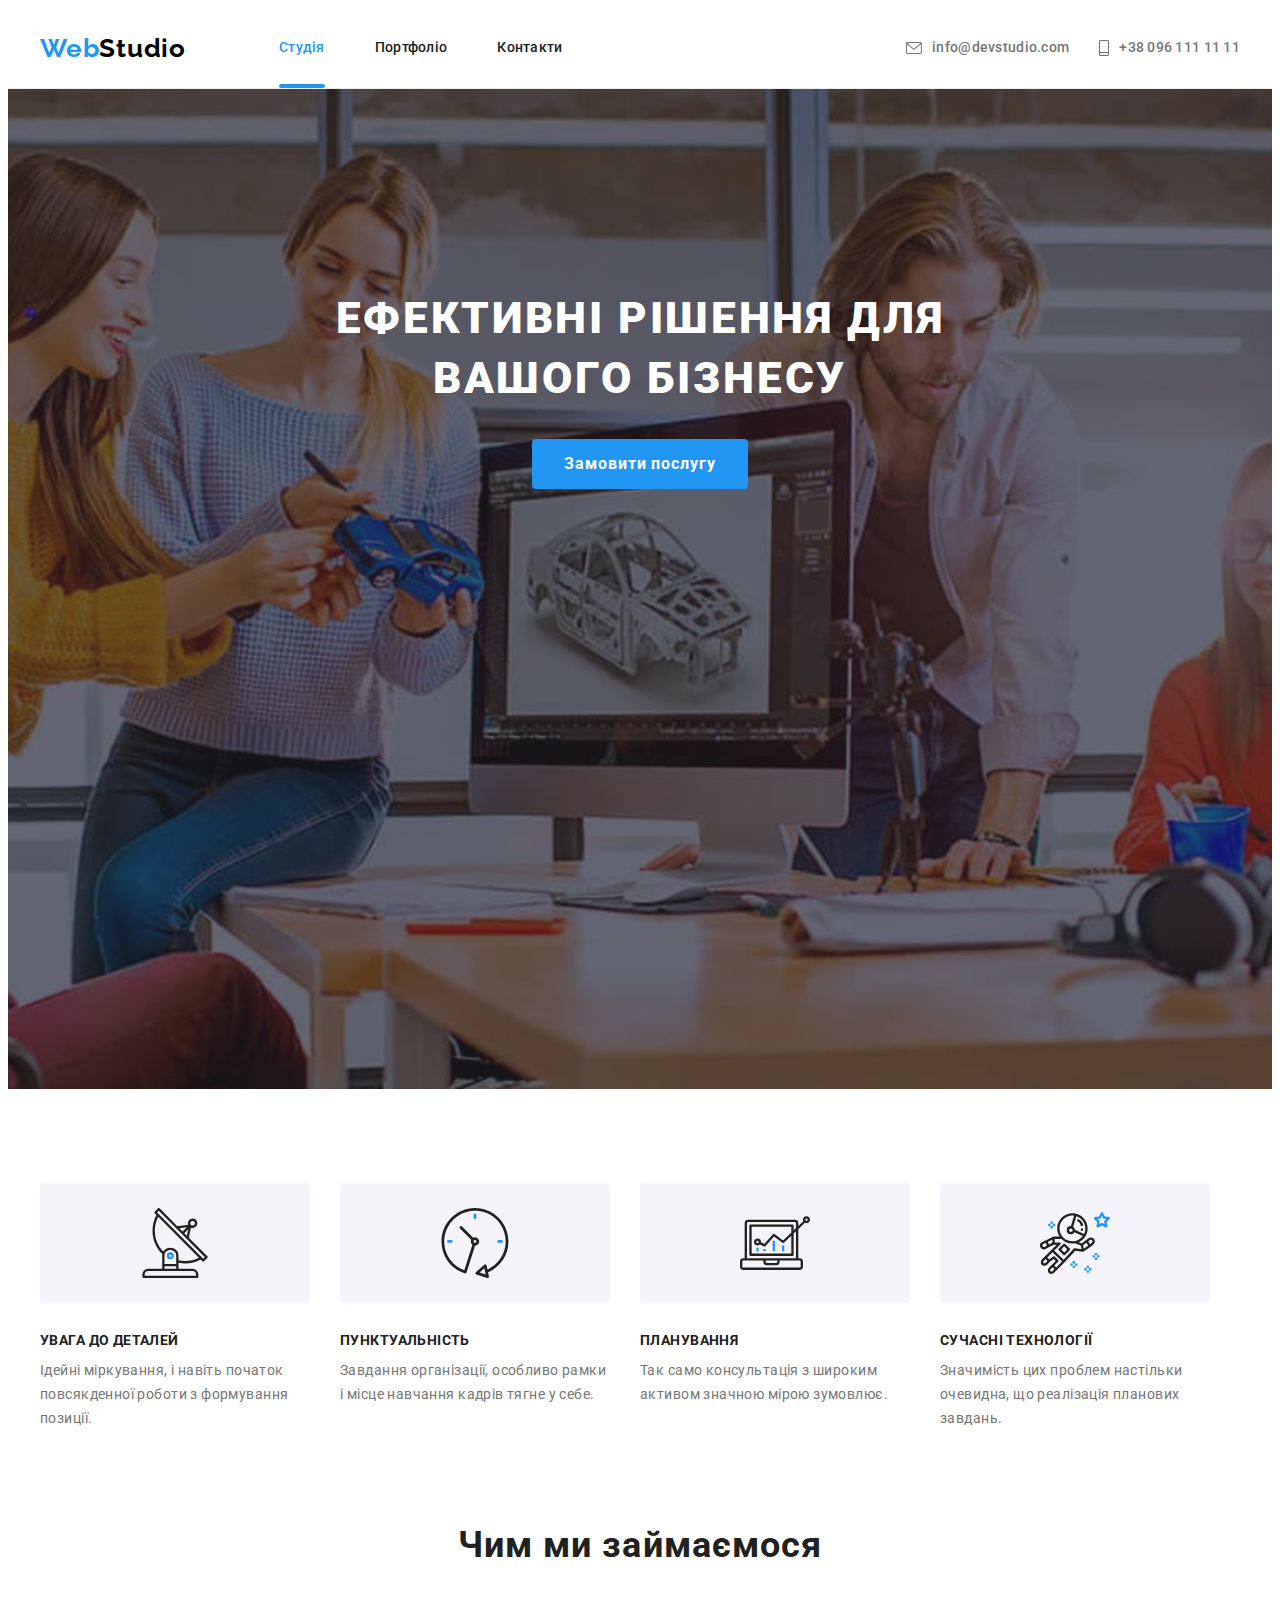
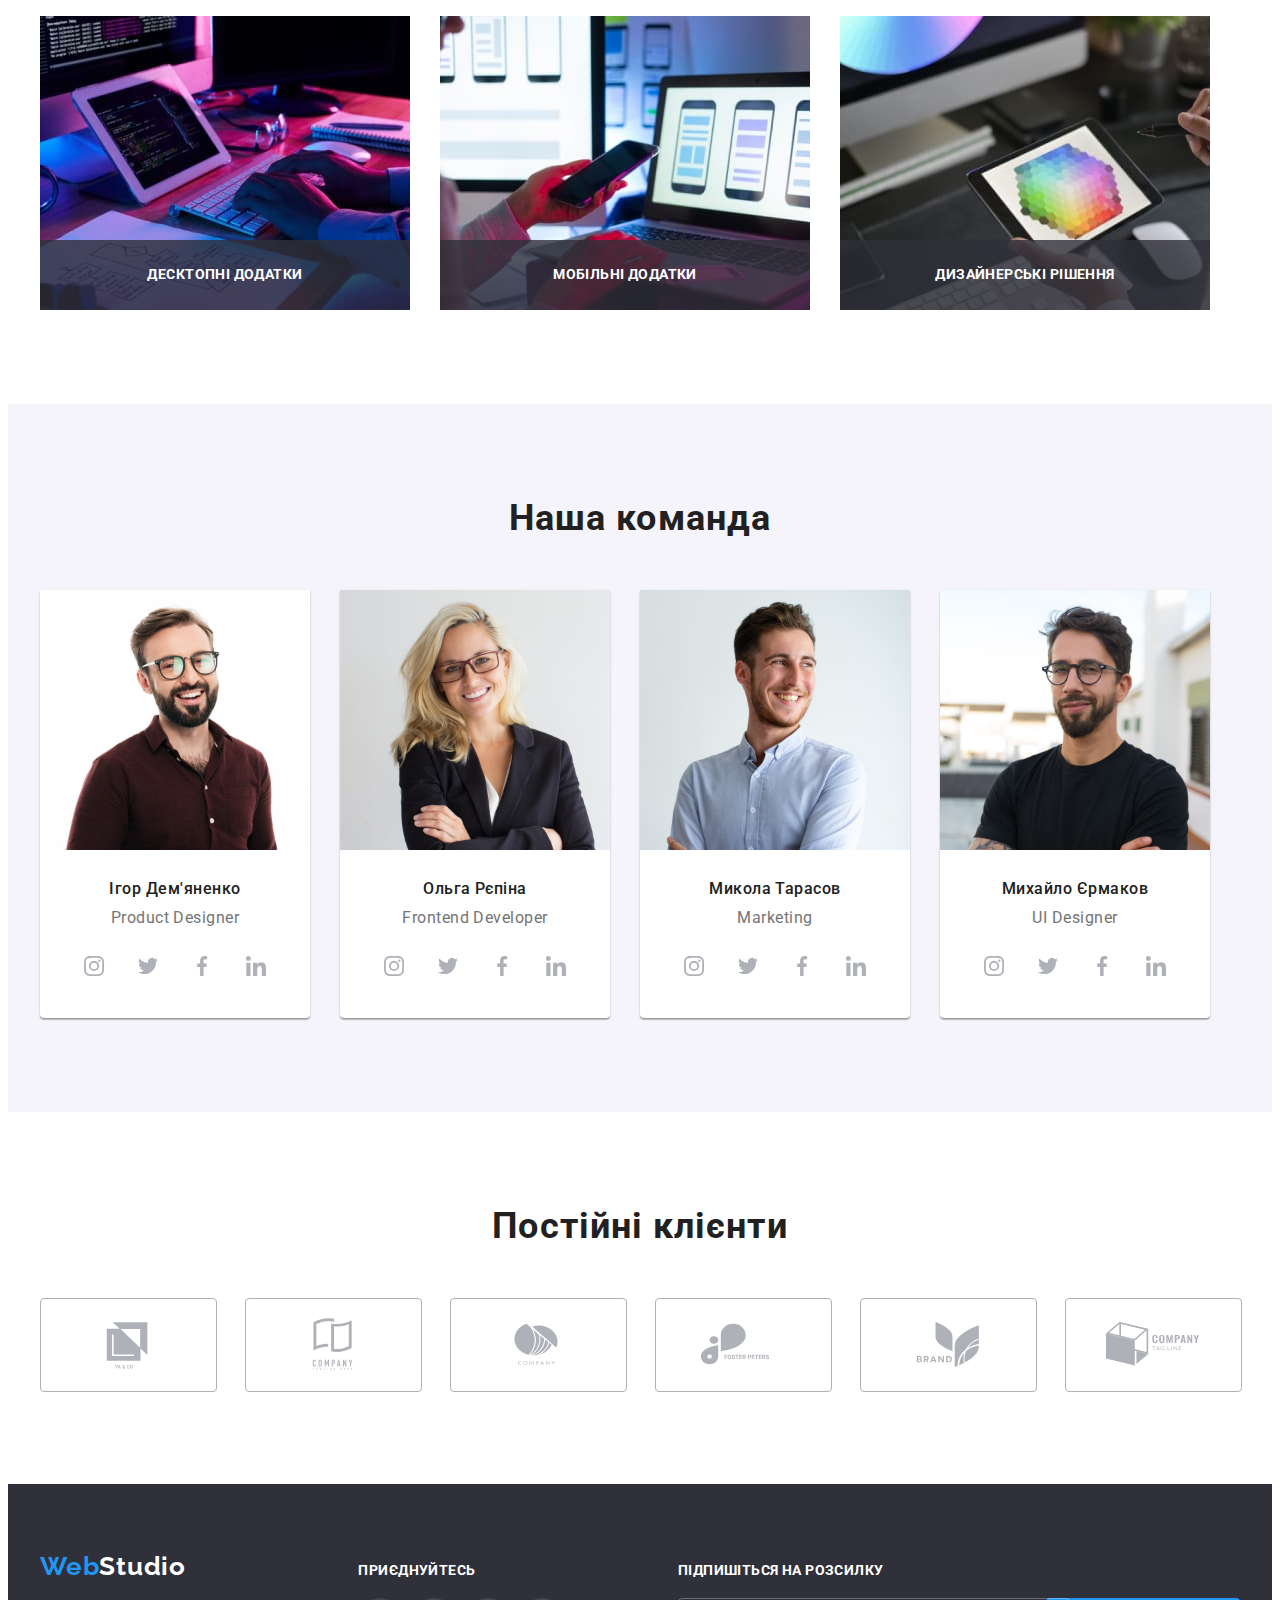
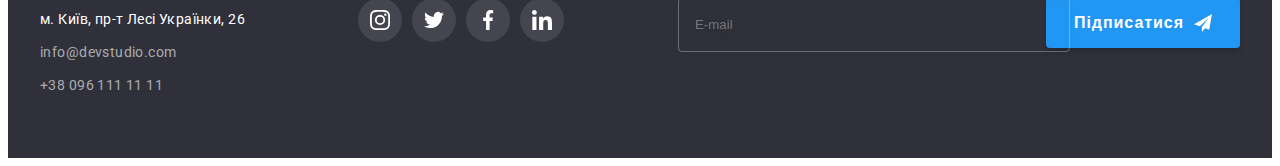
<file: index.html>
<!DOCTYPE html>
<html lang="uk">
  <head>
    <meta charset="UTF-8" />
    <meta http-equiv="X-UA-Compatible" content="IE=edge" />
    <meta name="viewport" content="width=device-width, initial-scale=1.0" />
    <title>Студія</title>
    <link rel="preconnect" href="https://fonts.googleapis.com" />
    <link rel="preconnect" href="https://fonts.gstatic.com" crossorigin />
    <link
      href="https://fonts.googleapis.com/css2?family=Montserrat:wght@400;700&family=Raleway:wght@700&family=Roboto:wght@400;500;700;900&display=swap"
      rel="stylesheet"
    />
    <link
      rel="stylesheet"
      href="https://cdnjs.cloudflare.com/ajax/libs/modern-normalize/1.1.0/modern-normalize.min.css"
      integrity="sha512-wpPYUAdjBVSE4KJnH1VR1HeZfpl1ub8YT/NKx4PuQ5NmX2tKuGu6U/JRp5y+Y8XG2tV+wKQpNHVUX03MfMFn9Q=="
      crossorigin="anonymous"
      referrerpolicy="no-referrer"
    />
    <link rel="stylesheet" href="./css/styles.css" />
  </head>
  <body class="page">
    <header class="border">
      <div class="container header-container">
        <nav class="navigation">
          <a href="./index.html" class="logo"
            >Web<span class="span-logo">Studio</span></a
          >
          <ul class="site-navigation list">
            <li class="item">
              <a href="./index.html" class="link current">Студія</a>
            </li>
            <li class="item">
              <a href="./portfolio.html" class="link">Портфоліо</a>
            </li>
            <li class="item"><a href="#" class="link">Контакти</a></li>
          </ul>
        </nav>
        <ul class="contacts-list list header-list">
          <li class="contacts-item">
            <a href="mailto:info@devstudio.com" class="contacts-link"
              ><svg class="contacts-icon" width="16" height="12">
                <use href="./images/symbol-defs.svg#icon-mail"></use>
              </svg>
              info@devstudio.com</a
            >
          </li>
          <li class="contacts-item">
            <a href="tel:+380961111111" class="contacts-link"
              ><svg class="contacts-icon" width="10" height="16">
                <use href="./images/symbol-defs.svg#icon-phone"></use>
              </svg>
              +38 096 111 11 11</a
            >
          </li>
        </ul>
      </div>
    </header>
    <main>
      <section class="hero section overlay">
        <div class="container">
          <h1 class="hero-title">Ефективні рішення для вашого бізнесу</h1>
          <button type="button" class="hero-btn" data-modal-open>Замовити послугу</button>
        </div>
      </section>
      <section class="section section-bottom">
        <div class="container">
          <h2 class="visually-hidden">Переваги нашої компанії</h2>
          <ul class="list container-list icons-list">
            <li class="benefits-item icons-item">
              <div class="icons-link">
                <svg class="icons" width="70" height="70">
                  <use href="./images/symbol-defs.svg#icon-antenna"></use>
                </svg>
              </div>
              <h3 class="title container-title">УВАГА ДО ДЕТАЛЕЙ</h3>
              <p class="subtitle container-subtitle">
                Ідейні міркування, і навіть початок повсякденної роботи з
                формування позиції.
              </p>
            </li>
            <li class="benefits-item icons-item">
              <div class="icons-link">
                <svg width="70" height="70">
                  <use href="./images/symbol-defs.svg#icon-clock"></use>
                </svg>
              </div>
              <h3 class="title container-title">ПУНКТУАЛЬНІСТЬ</h3>
              <p class="subtitle container-subtitle">
                Завдання організації, особливо рамки і місце навчання кадрів
                тягне у себе.
              </p>
            </li>
            <li class="benefits-item icons-item">
              <div class="icons-link">
                <svg class="icons" width="70" height="70">
                  <use href="./images/symbol-defs.svg#icon-diagram"></use>
                </svg>
              </div>
              <h3 class="title container-title">ПЛАНУВАННЯ</h3>
              <p class="subtitle container-subtitle">
                Так само консультація з широким активом значною мірою зумовлює.
              </p>
            </li>
            <li class="benefits-item icons-item">
              <div class="icons-link">
                <svg class="icons" width="70" height="70">
                  <use href="./images/symbol-defs.svg#icon-astronaut"></use>
                </svg>
              </div>
              <h3 class="title container-title">СУЧАСНІ ТЕХНОЛОГІЇ</h3>
              <p class="subtitle container-subtitle">
                Значимість цих проблем настільки очевидна, що реалізація
                планових завдань.
              </p>
            </li>
          </ul>
        </div>
      </section>
      <section class="section">
        <div class="container">
          <h2 class="section-title">Чим ми займаємося</h2>
          <ul class="list container-doing-list">
            <li>
              <div class="doing-img-wrap">
                <img
                  src="./images/development.jpg"
                  alt="Програміст займається розробкою за робочим столом"
                  width="370"
                /> <p class="doing-bottom-text">десктопні додатки</p>
              </div>
            </li>
            <li>
              <div class="doing-img-wrap">
                <img
                  src="./images/phoneprogram.jpg"
                  alt="Дизайнер розробляє програму для смартфонів"
                  width="370"
                /> <p class="doing-bottom-text">мобільні додатки</p>
              </div>
            </li>
            <li>
              <div class="doing-img-wrap">
                <img
                  src="./images/designing.jpg"
                  alt="веб-дизайнер працює з вибором кольору на графічному планшеті"
                  width="370"
                /> <p class="doing-bottom-text">дизайнерські рішення</p>
              </div>
            </li>
          </ul>
        </div>
      </section>
      <section class="team section">
        <div class="container">
          <h2 class="section-title">Наша команда</h2>
          <ul class="list container-section-list">
            <li class="team-list-item">
              <img
                src="./images/photodesigner.jpg"
                alt="Ігор Дем'яненко Дизайнер продукту"
                width="270"
              />
              <h3 class="team-name container-team-name">Ігор Дем'яненко</h3>
              <p class="team-position container-team-position">
                Product Designer
              </p>
              <ul class="list team-social-list">
                <li class="social-item">
                  <a href="" class="social-links">
                    <svg class="social-icon" width="20" height="20">
                      <use href="./images/symbol-defs.svg#icon-instagram"></use>
                    </svg>
                  </a>
                </li>
                <li class="social-item">
                  <a href="" class="social-links">
                    <svg class="social-icon" width="20" height="20">
                      <use href="./images/symbol-defs.svg#icon-twitter"></use>
                    </svg>
                  </a>
                </li>
                <li class="social-item">
                  <a href="" class="social-links">
                    <svg class="social-icon" width="20" height="20">
                      <use href="./images/symbol-defs.svg#icon-facebook"></use>
                    </svg>
                  </a>
                </li>
                <li class="social-item">
                  <a href="" class="social-links">
                    <svg class="social-icon" width="20" height="20">
                      <use href="./images/symbol-defs.svg#icon-linkedin"></use>
                    </svg>
                  </a>
                </li>
              </ul>
            </li>
            <li class="team-list-item">
              <img
                src="./images/photodeveloper.jpg"
                alt="Ольга Рєпіна Розробник інтерфейсу"
                width="270"
              />
              <h3 class="team-name container-team-name">Ольга Рєпіна</h3>
              <p class="team-position container-team-position">
                Frontend Developer
              </p>
              <ul class="list team-social-list">
                <li class="social-item">
                  <a href="" class="social-links">
                    <svg class="social-icon" width="20" height="20">
                      <use href="./images/symbol-defs.svg#icon-instagram"></use>
                    </svg>
                  </a>
                </li>
                <li class="social-item">
                  <a href="" class="social-links">
                    <svg class="social-icon" width="20" height="20">
                      <use href="./images/symbol-defs.svg#icon-twitter"></use>
                    </svg>
                  </a>
                </li>
                <li class="social-item">
                  <a href="" class="social-links">
                    <svg class="social-icon" width="20" height="20">
                      <use href="./images/symbol-defs.svg#icon-facebook"></use>
                    </svg>
                  </a>
                </li>
                <li class="social-item">
                  <a href="" class="social-links">
                    <svg class="social-icon" width="20" height="20">
                      <use href="./images/symbol-defs.svg#icon-linkedin"></use>
                    </svg>
                  </a>
                </li>
              </ul>
            </li>
            <li class="team-list-item">
              <img
                src="./images/photomarketing.jpg"
                alt="Микола Тарасов Маркетолог"
                width="270"
              />
              <h3 class="team-name container-team-name">Микола Тарасов</h3>
              <p class="team-position container-team-position">Marketing</p>
              <ul class="list team-social-list">
                <li class="social-item">
                  <a href="" class="social-links">
                    <svg class="social-icon" width="20" height="20">
                      <use href="./images/symbol-defs.svg#icon-instagram"></use>
                    </svg>
                  </a>
                </li>
                <li class="social-item">
                  <a href="" class="social-links">
                    <svg class="social-icon" width="20" height="20">
                      <use href="./images/symbol-defs.svg#icon-twitter"></use>
                    </svg>
                  </a>
                </li>
                <li class="social-item">
                  <a href="" class="social-links">
                    <svg class="social-icon" width="20" height="20">
                      <use href="./images/symbol-defs.svg#icon-facebook"></use>
                    </svg>
                  </a>
                </li>
                <li class="social-item">
                  <a href="" class="social-links">
                    <svg class="social-icon" width="20" height="20">
                      <use href="./images/symbol-defs.svg#icon-linkedin"></use>
                    </svg>
                  </a>
                </li>
              </ul>
            </li>
            <li class="team-list-item">
              <img
                src="./images/photodesignerui.jpg"
                alt="Михайло Єрмаков Дизайнер інтерфейсу користувача"
                width="270"
              />
              <h3 class="team-name container-team-name">Михайло Єрмаков</h3>
              <p class="team-position container-team-position">UI Designer</p>
              <ul class="list team-social-list">
                <li class="social-item">
                  <a href="" class="social-links">
                    <svg class="social-icon" width="20" height="20">
                      <use href="./images/symbol-defs.svg#icon-instagram"></use>
                    </svg>
                  </a>
                </li>
                <li class="social-item">
                  <a href="" class="social-links">
                    <svg class="social-icon" width="20" height="20">
                      <use href="./images/symbol-defs.svg#icon-twitter"></use>
                    </svg>
                  </a>
                </li>
                <li class="social-item">
                  <a href="" class="social-links">
                    <svg class="social-icon" width="20" height="20">
                      <use href="./images/symbol-defs.svg#icon-facebook"></use>
                    </svg>
                  </a>
                </li>
                <li class="social-item">
                  <a href="" class="social-links">
                    <svg class="social-icon" width="20" height="20">
                      <use href="./images/symbol-defs.svg#icon-linkedin"></use>
                    </svg>
                  </a>
                </li>
              </ul>
            </li>
          </ul>
        </div>
      </section>
      <section class="section">
        <div class="container">
          <h2 class="section-title">Постійні клієнти</h2>
          <ul class="list clients-list">
            <li class="clients-item">
              <a href="" class="clients-link link"
                ><svg class="clients-icon" width="106" height="60">
                  <use href="./images/symbol-defs.svg#icon-client-1"></use>
                </svg>
              </a>
            </li>
            <li class="clients-item">
              <a href="" class="clients-link link"
                ><svg class="clients-icon" width="106" height="60">
                  <use href="./images/symbol-defs.svg#icon-client-2"></use>
                </svg>
              </a>
            </li>
            <li class="clients-item">
              <a href="" class="clients-link link"
                ><svg class="clients-icon" width="106" height="60">
                  <use href="./images/symbol-defs.svg#icon-client-3"></use>
                </svg>
              </a>
            </li>
            <li class="clients-item">
              <a href="" class="clients-link link"
                ><svg class="clients-icon" width="106" height="60">
                  <use href="./images/symbol-defs.svg#icon-client-4"></use>
                </svg>
              </a>
            </li>
            <li class="clients-item">
              <a href="" class="clients-link link"
                ><svg class="clients-icon" width="106" height="60">
                  <use href="./images/symbol-defs.svg#icon-client-5"></use>
                </svg>
              </a>
            </li>
            <li class="clients-item">
              <a href="" class="clients-link link"
                ><svg class="clients-icon" width="106" height="60">
                  <use href="./images/symbol-defs.svg#icon-client-6"></use>
                </svg>
              </a>
            </li>
          </ul>
        </div>
      </section>
    </main>
    <footer class="footer">
      <div class="container colum">
        <div class="footer-container">
          <a href="./index.html" class="footer-logo footer-link"
            ><span class="footer-span">Web</span>Studio</a
          >
          <address class="address">
            <ul class="list">
              <li>
                <a
                  href="https://goo.gl/maps/CPtrU1FHBa2aNyZL9"
                  target="_blank"
                  rel="noopener noreferrer nofollow"
                  class="footer-link"
                  >м. Київ, пр-т Лесі Українки, 26</a
                >
              </li>
              <li class="container-footer-list">
                <a
                  href="mailto:info@devstudio.com"
                  class="footer-contacts contacts-link"
                  >info@devstudio.com</a
                >
              </li>
              <li class="container-footer-list">
                <a
                  href="tel:+380961111111"
                  class="footer-contacts contacts-link"
                  >+38 096 111 11 11</a
                >
              </li>
            </ul>
          </address>
        </div>
        <div class="container-social">
          <h2 class="footer-title">приєднуйтесь</h2>
          <ul class="list footer-social-list">
            <li class="footer-social-item">
              <a href="" class="footer-social-links">
                <svg class="social-icon" width="20" height="20">
                  <use href="./images/symbol-defs.svg#icon-instagram"></use>
                </svg>
              </a>
            </li>
            <li class="footer-social-item">
              <a href="" class="footer-social-links">
                <svg class="social-icon" width="20" height="20">
                  <use href="./images/symbol-defs.svg#icon-twitter"></use>
                </svg>
              </a>
            </li>
            <li class="footer-social-item">
              <a href="" class="footer-social-links">
                <svg class="social-icon" width="20" height="20">
                  <use href="./images/symbol-defs.svg#icon-facebook"></use>
                </svg>
              </a>
            </li>
            <li class="footer-social-item">
              <a href="" class="footer-social-links">
                <svg class="social-icon" width="20" height="20">
                  <use href="./images/symbol-defs.svg#icon-linkedin"></use>
                </svg>
              </a>
            </li>
          </ul>
        </div>
        <div class="subscription"><p class="footer-title">Підпишіться на розсилку</p>
          <form  class="subscription-form">
          <input type="email" placeholder="E-mail" class="subscription-input">
          <button type="submit" class="subscribe-button">
Підписатися <svg class="subscribe-svg" width="18" height="18">
  <use href="./images/symbol-defs.svg#icon-send"></use>
</svg> </button></form>
          </div>
      </div>
    </footer>
    <div class="backdrop is-hidden" data-modal>
      <div class="modal">
        <button type="button" class="modal-close-icon" data-modal-close><svg class="icon-close" width="18" height="18">
          <use href="./images/symbol-defs.svg#icon-close"></use>
        </svg></button>
        <p class="modal-title">Залиште свої дані, ми вам передзвонимо</p>
        <form class="modal-form">
          <label for="user-name" class="modal-label"><span class="modal-label-span">Ім'я</span>
          <span class="modal-input-wrap"><input type="text" name="user-name" class="input-modal" id="user-name"><svg class="modal-input-svg" width="18" height="18">
            <use href="./images/symbol-defs.svg#icon-person-modal"></use>
          </svg></span></label>
          <label for="user-tel" class="modal-label"><span class="modal-label-span">Телефон</span><span class="modal-input-wrap"><input type="tel" name="user-tel" class="input-modal" id="user-tel"><svg class="modal-input-svg" width="18" height="18">
            <use href="./images/symbol-defs.svg#icon-phone-modal"></use>
          </svg></span></label>
          <label for="user-email" class="modal-label"><span class="modal-label-span">Пошта</span>
          <span class="modal-input-wrap"><input type="email" name="user-email" class="input-modal" id="user-email"><svg class="modal-input-svg" width="18" height="18">
            <use href="./images/symbol-defs.svg#icon-email-modal"></use>
          </svg></span></label>
          <label for="user-comment" class="modal-label"><span class="modal-label-span ">Коментар</span>
          <textarea type="text" name="user-comment" class="textarea-modal modal-textarea-margin" id="user-comment" placeholder="Введіть текст"></textarea></label>
          
          <div class="modal-input-check">
            <input type="checkbox" name="privacy" id="privacy" class="input-check visually-hidden">
            <label for="privacy" id="check-text" class="check-text"><span><svg width="13" heigth="11" class="check-icon">
            <use href="./images/symbol-defs.svg#icon-check"></use>
          </svg></span>Погоджуюся з розсилкою та приймаю &nbsp;
          <a href="#" class="privacy-link">Умови договору</a></label>
            </div>
          <button type="submit" class="modal-button">Відправити</button>
        </form>
      </div>
    </div>
    <script src="./js/modal.js"></script>
  </body>
</html>
</file>
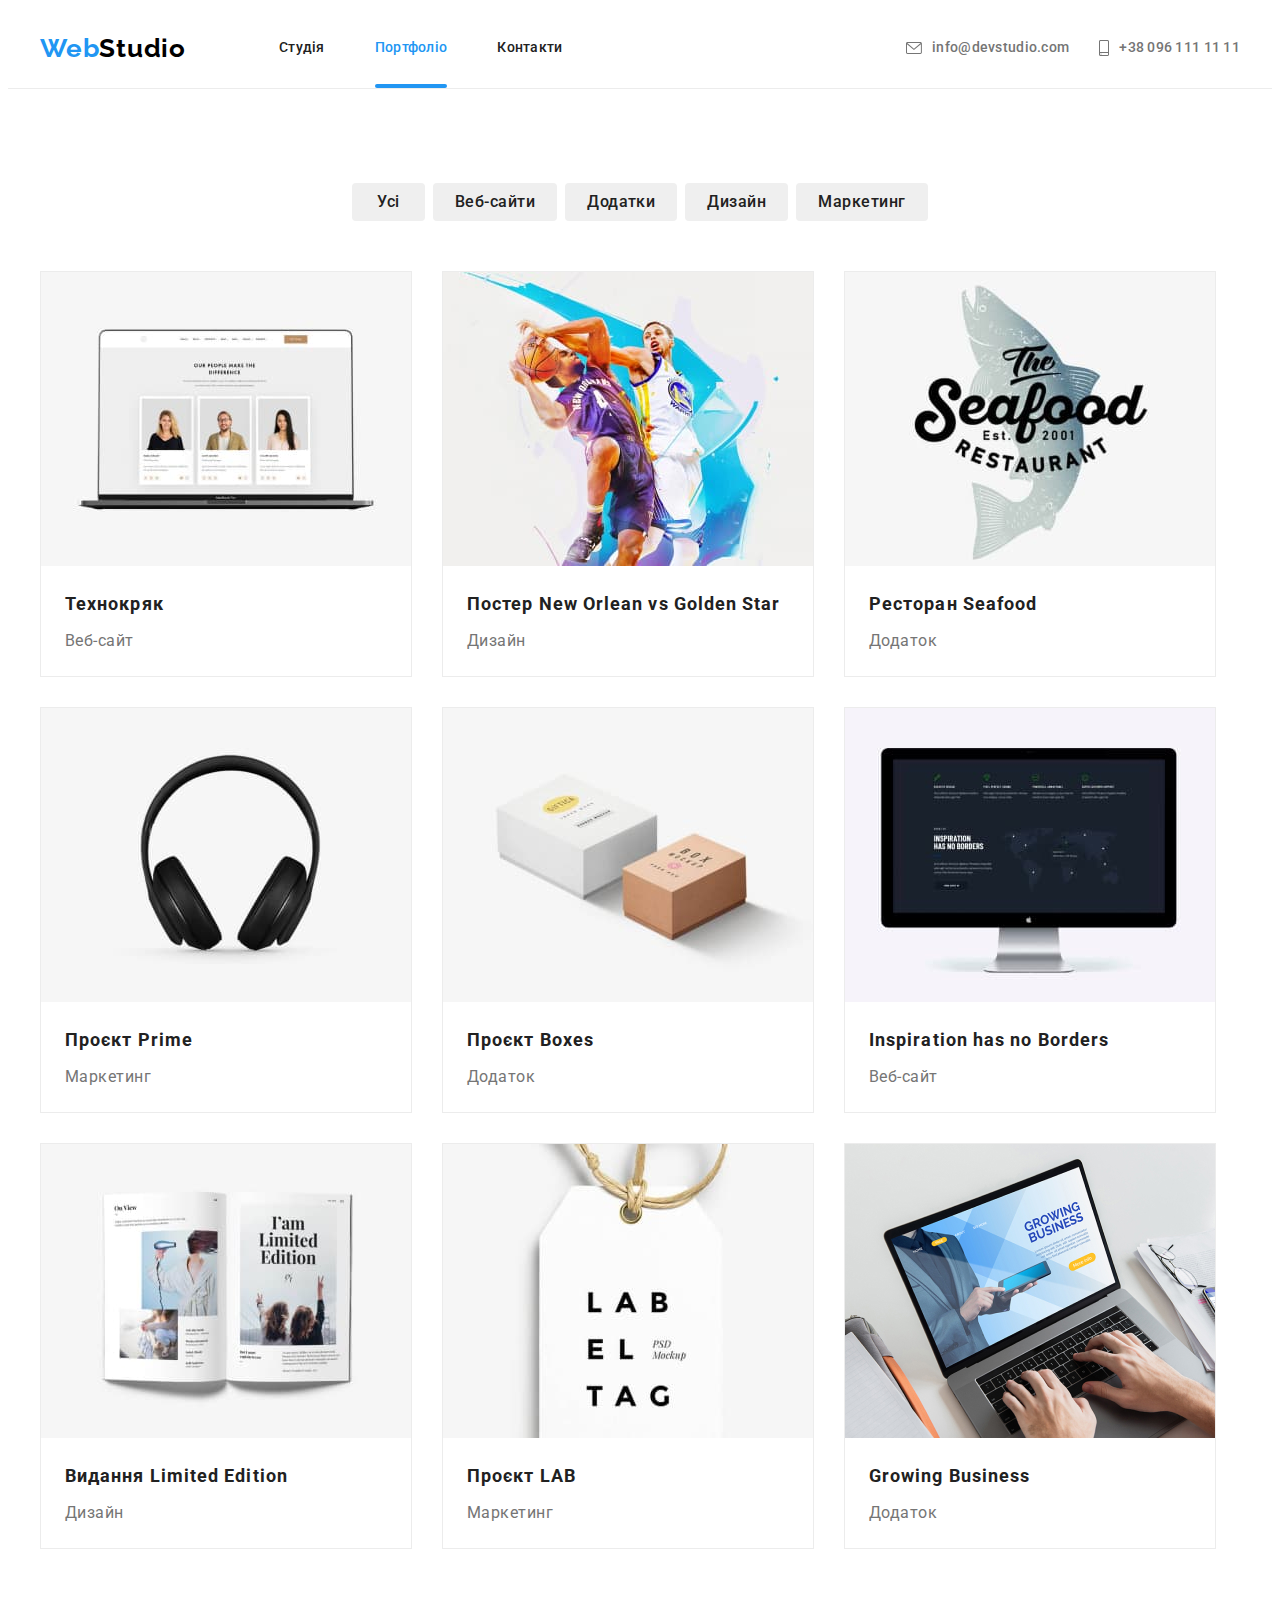
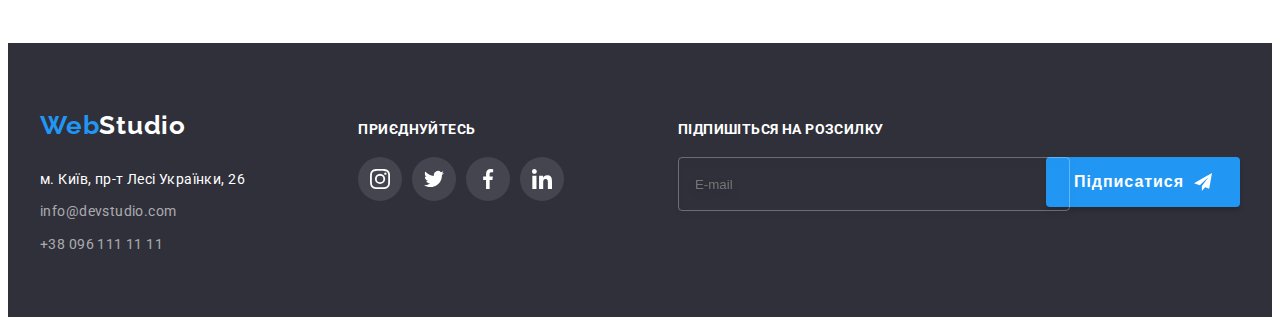
<file: portfolio.html>
<!DOCTYPE html>
<html lang="uk">
  <head>
    <meta charset="UTF-8" />
    <meta http-equiv="X-UA-Compatible" content="IE=edge" />
    <meta name="viewport" content="width=device-width, initial-scale=1.0" />
    <title>Портфоліо</title>
    <link rel="preconnect" href="https://fonts.googleapis.com" />
    <link rel="preconnect" href="https://fonts.gstatic.com" crossorigin />
    <link
      href="https://fonts.googleapis.com/css2?family=Montserrat:wght@400;700&family=Raleway:wght@700&family=Roboto:wght@400;500;700;900&display=swap"
      rel="stylesheet"
    />
    <link
      rel="stylesheet"
      href="https://cdnjs.cloudflare.com/ajax/libs/modern-normalize/1.1.0/modern-normalize.min.css"
      integrity="sha512-wpPYUAdjBVSE4KJnH1VR1HeZfpl1ub8YT/NKx4PuQ5NmX2tKuGu6U/JRp5y+Y8XG2tV+wKQpNHVUX03MfMFn9Q=="
      crossorigin="anonymous"
      referrerpolicy="no-referrer"
    />
    <link rel="stylesheet" href="./css/styles.css" />
  </head>
  <body class="page">
    <header class="border">
      <div class="container header-container">
        <nav class="navigation">
          <a href="./index.html" class="logo"
            >Web<span class="span-logo">Studio</span></a
          >
          <ul class="site-navigation list">
            <li class="item">
              <a href="./index.html" class="link">Студія</a>
            </li>
            <li class="item">
              <a href="./portfolio.html" class="link current">Портфоліо</a>
            </li>
            <li class="item"><a href="#" class="link">Контакти</a></li>
          </ul>
        </nav>
        <ul class="contacts-list list header-list">
          <li class="contacts-item">
            <a href="mailto:info@devstudio.com" class="contacts-link"
              ><svg class="contacts-icon" width="16" height="12">
                <use href="./images/symbol-defs.svg#icon-mail"></use>
              </svg>
              info@devstudio.com</a
            >
          </li>
          <li class="contacts-item">
            <a href="tel:+380961111111" class="contacts-link"
              ><svg class="contacts-icon" width="10" height="16">
                <use href="./images/symbol-defs.svg#icon-phone"></use>
              </svg>
              +38 096 111 11 11</a
            >
          </li>
        </ul>
      </div>
    </header>
    <main>
      <section class="section">
        <div class="container">
          <h1 class="visually-hidden">Наші роботи</h1>
          <ul class="list container-btn-list">
            <li>
              <button type="button" class="portfolio-section-btn btn-all">
                Усі
              </button>
            </li>
            <li>
              <button type="button" class="portfolio-section-btn container-btn">
                Веб-сайти
              </button>
            </li>
            <li>
              <button type="button" class="portfolio-section-btn container-btn">
                Додатки
              </button>
            </li>
            <li>
              <button type="button" class="portfolio-section-btn container-btn">
                Дизайн
              </button>
            </li>
            <li>
              <button type="button" class="portfolio-section-btn container-btn">
                Маркетинг
              </button>
            </li>
          </ul>
          <ul class="list card-list">
            <li class="card-item">
              <a href="#" class="card-link"
                ><div class="card-top-wrap">
                  <img src="./images/site.jpg" alt="сайт на ноутбуці" />
                  <p class="card-top-text">
                    Ресурс пропонує комплексні пропозиції з різним рівнем
                    функціоналу та сервісів. Все це дозволить відвідувачу
                    отримати вичерпні відомості про компанію чи приватну особу.
                  </p>
                </div>
                <div class="project-title-name">
                  <h2 class="project-title">Технокряк</h2>
                  <p class="project-name">Веб-сайт</p>
                </div>
              </a>
            </li>
            <li class="card-item">
              <a href="#" class="card-link"
                ><div class="card-top-wrap"><img
                  src="./images/design.jpg"
                  alt="дизайн постеру два баскетболісти з м'ячем"
                /><p class="card-top-text">
                    Ресурс пропонує комплексні пропозиції з різним рівнем
                    функціоналу та сервісів. Все це дозволить відвідувачу
                    отримати вичерпні відомості про компанію чи приватну особу.
                  </p></div>
                <div class="project-title-name">
                  <h2 class="project-title">
                    Постер New Orlean vs Golden Star
                  </h2>
                  <p class="project-name">Дизайн</p>
                </div>
              </a>
            </li>
            <li class="card-item">
              <a href="#" class="card-link"
                ><div class="card-top-wrap"><img
                  src="./images/design-app.jpg"
                  alt="додаток для ресторану риба"
                /><p class="card-top-text">
                    Ресурс пропонує комплексні пропозиції з різним рівнем
                    функціоналу та сервісів. Все це дозволить відвідувачу
                    отримати вичерпні відомості про компанію чи приватну особу.
                  </p></div>
                <div class="project-title-name">
                  <h2 class="project-title">Ресторан Seafood</h2>
                  <p class="project-name">Додаток</p>
                </div>
              </a>
            </li>
            <li class="card-item">
              <a href="#" class="card-link"
                ><div class="card-top-wrap"><img src="./images/headphones.jpg" alt="Навушники" />
                <p class="card-top-text">
                    Ресурс пропонує комплексні пропозиції з різним рівнем
                    функціоналу та сервісів. Все це дозволить відвідувачу
                    отримати вичерпні відомості про компанію чи приватну особу.
                  </p></div>
                <div class="project-title-name">
                  <h2 class="project-title">Проєкт Prime</h2>
                  <p class="project-name">Маркетинг</p>
                </div>
              </a>
            </li>
            <li class="card-item">
              <a href="#" class="card-link"
                ><div class="card-top-wrap"><img src="./images/boxes-app.jpg" alt="Додаток дві коробки" />
                <p class="card-top-text">
                    Ресурс пропонує комплексні пропозиції з різним рівнем
                    функціоналу та сервісів. Все це дозволить відвідувачу
                    отримати вичерпні відомості про компанію чи приватну особу.
                  </p></div>
                <div class="project-title-name">
                  <h2 class="project-title">Проєкт Boxes</h2>
                  <p class="project-name">Додаток</p>
                </div>
              </a>
            </li>
            <li class="card-item">
              <a href="#" class="card-link"
                ><div class="card-top-wrap"><img
                  src="./images/site2.jpg"
                  alt="зображення сайта на моніторі"
                /><p class="card-top-text">
                    Ресурс пропонує комплексні пропозиції з різним рівнем
                    функціоналу та сервісів. Все це дозволить відвідувачу
                    отримати вичерпні відомості про компанію чи приватну особу.
                  </p></div>
                <div class="project-title-name">
                  <h2 class="project-title">Inspiration has no Borders</h2>
                  <p class="project-name">Веб-сайт</p>
                </div>
              </a>
            </li>
            <li class="card-item">
              <a href="#" class="card-link"
                ><div class="card-top-wrap"><img src="./images/magazine.jpg" alt="дизайн журналу" />
                <p class="card-top-text">
                    Ресурс пропонує комплексні пропозиції з різним рівнем
                    функціоналу та сервісів. Все це дозволить відвідувачу
                    отримати вичерпні відомості про компанію чи приватну особу.
                  </p></div>
                <div class="project-title-name">
                  <h2 class="project-title">Видання Limited Edition</h2>
                  <p class="project-name">Дизайн</p>
                </div>
              </a>
            </li>
            <li class="card-item">
              <a href="#" class="card-link"
                ><div class="card-top-wrap"><img src="./images/tag.jpg" alt="бірка із літерами" />
                <p class="card-top-text">
                    Ресурс пропонує комплексні пропозиції з різним рівнем
                    функціоналу та сервісів. Все це дозволить відвідувачу
                    отримати вичерпні відомості про компанію чи приватну особу.
                  </p></div>
                <div class="project-title-name">
                  <h2 class="project-title">Проєкт LAB</h2>
                  <p class="project-name">Маркетинг</p>
                </div>
              </a>
            </li>
            <li class="card-item">
              <a href="#" class="card-link"
                ><div class="card-top-wrap"><img
                  src="./images/design-app2.jpg"
                  alt="додаток відкритий на ноутбуці"
                /><p class="card-top-text">
                    Ресурс пропонує комплексні пропозиції з різним рівнем
                    функціоналу та сервісів. Все це дозволить відвідувачу
                    отримати вичерпні відомості про компанію чи приватну особу.
                  </p></div>
                <div class="project-title-name">
                  <h2 class="project-title">Growing Business</h2>
                  <p class="project-name">Додаток</p>
                </div>
              </a>
            </li>
          </ul>
        </div>
      </section>
    </main>
    <footer class="footer">
      <div class="container colum">
        <div class="footer-container">
          <a href="./index.html" class="footer-logo footer-link"
            ><span class="footer-span">Web</span>Studio</a
          >
          <address class="address">
            <ul class="list">
              <li>
                <a
                  href="https://goo.gl/maps/CPtrU1FHBa2aNyZL9"
                  target="_blank"
                  rel="noopener noreferrer nofollow"
                  class="footer-link"
                  >м. Київ, пр-т Лесі Українки, 26</a
                >
              </li>
              <li class="container-footer-list">
                <a
                  href="mailto:info@devstudio.com"
                  class="footer-contacts contacts-link"
                  >info@devstudio.com</a
                >
              </li>
              <li class="container-footer-list">
                <a
                  href="tel:+380961111111"
                  class="footer-contacts contacts-link"
                  >+38 096 111 11 11</a
                >
              </li>
            </ul>
          </address>
        </div>
        <div class="container-social">
          <h2 class="footer-title">приєднуйтесь</h2>
          <ul class="list footer-social-list">
            <li class="footer-social-item">
              <a href="" class="footer-social-links">
                <svg class="social-icon" width="20" height="20">
                  <use href="./images/symbol-defs.svg#icon-instagram"></use>
                </svg>
              </a>
            </li>
            <li class="footer-social-item">
              <a href="" class="footer-social-links">
                <svg class="social-icon" width="20" height="20">
                  <use href="./images/symbol-defs.svg#icon-twitter"></use>
                </svg>
              </a>
            </li>
            <li class="footer-social-item">
              <a href="" class="footer-social-links">
                <svg class="social-icon" width="20" height="20">
                  <use href="./images/symbol-defs.svg#icon-facebook"></use>
                </svg>
              </a>
            </li>
            <li class="footer-social-item">
              <a href="" class="footer-social-links">
                <svg class="social-icon" width="20" height="20">
                  <use href="./images/symbol-defs.svg#icon-linkedin"></use>
                </svg>
              </a>
            </li>
          </ul>
        </div>
        <div class="subscription"><p class="footer-title">Підпишіться на розсилку</p>
          <form  class="subscription-form">
          <input type="email" placeholder="E-mail" class="subscription-input">
          <button type="submit" class="subscribe-button">
Підписатися <svg class="subscribe-svg" width="18" height="18">
  <use href="./images/symbol-defs.svg#icon-send"></use>
</svg> </button></form>
          </div>
      </div>
    </footer>
  </body>
</html>
</file>
<file: css/styles.css>
/* цвет основного текста #757575 */
/* цвет вторичного текста #212121 */
/* белый цвет #ffffff */
/* акцент #2196F3 */
/* вторичный цвет фона #f5f4fA */
/* третичный цвет фона #2f303a */
/* вторичный цвет лого #000000 */

:root {
  --primary-text-color: #757575;
  --secondary-text-color: #212121;
  --accent-color: #2196f3;
  --primary-white-color: #ffffff;
  --secondary-bg-color: #f5f4fa;
  --tertiary-bg-color: #2f303a;
  --secondary-link-color: gba(255, 255, 255, 0.6);
  --secondary-logo-color: #000000;
  --box-color-gray: #eeeeee;
  --box-color-portfolio: #ececec;
  --primary-icon-color: #afb1b8;
}
.list {
  list-style: none;
}
a {
  text-decoration: none;
}

/* page styles */

.page {
  font-family: "roboto", sans-serif;
  font-size: 14px;
  background-color: var(--primary-white-color);
  color: var(--primary-text-color);
}

p,
h1,
h2,
h3,
h4,
h5,
h6 {
  margin: 0;
}
ul {
  margin: 0;
  padding-left: 0;
}
button {
  cursor: pointer;
}
address {
  font-style: normal;
}
img {
  display: block;
  max-width: 100%;
  height: auto;
}

/* header styles */

.container {
  width: 1200px;
  padding-left: 15px;
  padding-right: 15px;
  margin-left: auto;
  margin-right: auto;
}

.border {
  border-bottom-width: 1px;
  border-bottom-style: solid;
  border-bottom-color: var(--box-color-portfolio);
}

.header-container {
  display: flex;
  align-items: center;
}
.a {
  margin: 0;
}
.navigation {
  align-items: center;
}

.logo {
  display: block;
  margin-right: 93px;

  color: var(--accent-color);
  font-family: "Raleway";
  font-weight: 700;
  font-size: 26px;
  line-height: 1.19;
  letter-spacing: 0.03em;
}
.span-logo {
  color: var(--secondary-logo-color);
}
.navigation,
.site-navigation {
  display: flex;
}

.header-list {
  display: flex;
  margin-left: auto;
  gap: 30px;
}

.site-navigation {
  display: flex;
  gap: 50px;
}

.navigation .link {
  display: block;
  padding-top: 32px;
  padding-bottom: 32px;
  color: var(--secondary-text-color);
  font-weight: 500;
  line-height: 1.14;
  letter-spacing: 0.02em;
  transition: color 250ms cubic-bezier(0.4, 0, 0.2, 1);
}
.contacts-list {
  display: flex;

  gap: 30px;
}

.contacts-link {
  display: flex;
  align-items: center;
  gap: 10px;
  font-weight: 500;
  line-height: 1.14;
  letter-spacing: 0.02em;

  color: var(--primary-text-color);
  transition: color 250ms cubic-bezier(0.4, 0, 0.2, 1);
}

.contacts-icon {
  fill: currentColor;
}

.navigation .link:hover,
.navigation .link:focus,
.contacts-link:hover,
.contacts-link:focus {
  color: var(--accent-color);
}
.contacts-link:hover .contacts-icon,
.contacts-link:focus .contacts-icon {
  fill: currentColor;
}
.site-navigation .link.current {
  color: var(--accent-color);
}
.item {
  position: relative;
}

.current::after {
  display: flex;
  content: "";
  width: 100%;
  height: 4px;
  background-color: var(--accent-color);
  position: absolute;
  bottom: 0;
  border-radius: 2px;
}

/* main styles */

.overlay {
  max-width: 1600px;
  height: 600px;
  margin-left: auto;
  margin-right: auto;
  background-image: linear-gradient(
      to right,
      rgba(47, 48, 58, 0.4),
      rgba(47, 48, 58, 0.4)
    ),
    url(../images/bg-img.jpg);
  background-position: center;
  background-size: cover;
}

.section {
  padding-top: 94px;
  padding-bottom: 94px;
}

.section-bottom {
  padding-bottom: 0;
}
.hero {
  background-color: var(--tertiary-bg-color);
  padding-top: 200px;
  padding-bottom: 200px;
}

.hero-title {
  color: var(--primary-white-color);
  font-weight: 900;
  font-size: 44px;
  line-height: 1.36;
  text-align: center;
  letter-spacing: 0.06em;
  text-transform: uppercase;
  max-width: 696px;
  margin-bottom: 30px;
  margin-left: auto;
  margin-right: auto;
}

.hero-btn {
  display: inline-block;
  border-radius: 4px;
  border: none;
  padding: 10px 32px;
  margin-left: auto;
  margin-right: auto;
  background-color: var(--accent-color);
  color: var(--primary-white-color);
  cursor: pointer;
  font-family: "Roboto";
  font-style: normal;
  font-weight: 700;
  font-size: 16px;
  line-height: 1.87;
  display: flex;
  align-items: center;
  text-align: center;
  letter-spacing: 0.06em;
}

.icons-list {
  display: flex;
  gap: 30px;
}

.icons-link {
  height: 120px;
  background-color: var(--secondary-bg-color);
  border-radius: 4px;
  display: flex;
  align-items: center;
  justify-content: center;
  margin-bottom: 30px;
}

.container-list {
  display: flex;
  gap: 30px;
}

.container-title {
  margin-bottom: 10px;
}

.container-subtitle {
  margin-top: 10px;
  max-width: 270;
}

.benefits-item {
  width: 270px;
}

.container-doing-list {
  display: flex;
  gap: 30px;
}

.doing-img-wrap {
  position: relative;
}

.doing-bottom-text {
  display: flex;
  justify-content: center;
  align-items: center;
  position: absolute;
  bottom: 0;
  width: 100%;
  height: 70px;
  background-color: rgba(47, 48, 58, 0.8);
  font-style: normal;
  font-weight: 700;
  font-size: 14px;
  line-height: 1.14;
  letter-spacing: 0.03em;
  text-transform: uppercase;
  color: var(--primary-white-color);
}

.title {
  color: var(--secondary-text-color);
  font-size: 14px;
  line-height: 1.14;
  letter-spacing: 0.03em;
}

.subtitle {
  line-height: 1.71;
  letter-spacing: 0.03em;
}

.section-title {
  margin-bottom: 50px;
  color: var(--secondary-text-color);

  font-size: 36px;
  line-height: 1.16;
  text-align: center;
  letter-spacing: 0.03em;
}

.container-section-list {
  margin-top: 50px;
  display: flex;
  gap: 30px;
}

.team {
  background-color: var(--secondary-bg-color);
}

.container-team-name {
  margin-top: 30px;
}

.team-list-item {
  background-color: var(--primary-white-color);
  border-radius: 0px 0px 4px 4px;
  box-shadow: 0px 1px 3px rgba(0, 0, 0, 0.12), 0px 1px 1px rgba(0, 0, 0, 0.14),
    0px 2px 1px rgba(0, 0, 0, 0.2);
  padding-bottom: 30px;
}
.team-name {
  color: var(--secondary-text-color);
  font-weight: 500;
  font-size: 16px;
  line-height: 1.18;
  text-align: center;
  letter-spacing: 0.03em;
}

.container-team-position {
  margin-top: 10px;
}
.team-position {
  font-size: 16px;
  line-height: 1.18;
  text-align: center;
  letter-spacing: 0.03em;
  margin-bottom: 16px;
}

.team-social-list {
  display: flex;
  justify-content: center;
  gap: 10px;
}

.social-item {
  width: 44px;
  height: 44px;
}

.social-links {
  width: 100%;
  height: 100%;
  background-color: var(--primary-white-color);
  border-radius: 50%;
  display: flex;
  align-items: center;
  justify-content: center;
  color: var(--primary-icon-color);
  transition: background-color 250ms cubic-bezier(0.4, 0, 0.2, 1),
    color 250ms cubic-bezier(0.4, 0, 0.2, 1);
}
.social-icon {
  fill: currentColor;
  transition: color 250ms cubic-bezier(0.4, 0, 0.2, 1);
}

.social-links:hover,
.social-links:focus {
  background-color: var(--accent-color);
}

.social-links:hover .social-icon,
.social-links:focus .social-icon {
  fill: var(--primary-white-color);
  color: var(--primary-white-color);
}

.clients-list {
  display: flex;
  gap: 30px;
}
.clients-item {
  width: calc((100% - 150px) / 6);
  height: 92px;
}
.clients-link {
  width: 100%;
  height: 100%;
  border: 1px solid var(--primary-icon-color);
  border-radius: 4px;
  display: flex;
  align-items: center;
  justify-content: center;
  color: var(--primary-icon-color);
  transition: border 250ms cubic-bezier(0.4, 0, 0.2, 1),
    color 250ms cubic-bezier(0.4, 0, 0.2, 1);
}

.clients-icon {
  fill: currentColor;
  transition: color 250ms cubic-bezier(0.4, 0, 0.2, 1);
}
.clients-link:hover,
.clients-link:focus {
  color: var(--accent-color);
  border: 1px solid var(--accent-color);
}

.clients-link:hover .clients-icon,
.clients-link:focus .clients-icon {
  fill: currentColor;
}
/* portfolio main */

.container-btn-list {
  margin-bottom: 50px;
  display: flex;
  justify-content: center;
  gap: 8px;
}
.portfolio-section-btn {
  color: var(--secondary-text-color);
  cursor: pointer;
  font-family: "Roboto";
  font-style: normal;
  font-weight: 500;
  font-size: 16px;
  line-height: 1.62;
  text-align: center;
  letter-spacing: 0.03em;
  border: none;
  border-radius: 4px;
  transition: background-color 250ms cubic-bezier(0.4, 0, 0.2, 1),
    color 250ms cubic-bezier(0.4, 0, 0.2, 1),
    box-shadow 250ms cubic-bezier(0.4, 0, 0.2, 1);
}
.btn-all {
  display: flex;
  padding: 6px 25px;
  /* !!!тут мабуть помилка у макеті бо на цій кнпоці паддінг інший!!! */
}

.container-btn {
  display: flex;
  padding: 6px 22px;
}
.portfolio-section-btn:hover,
.portfolio-section-btn:focus {
  background-color: var(--accent-color);
  border-color: var(--accent-color);
  color: var(--primary-white-color);
  box-shadow: 0px 3px 1px rgba(0, 0, 0, 0.1), 0px 1px 2px rgba(0, 0, 0, 0.08),
    0px 2px 2px rgba(0, 0, 0, 0.12);
}

.card-link {
  display: block;
  transition: box-shadow 250ms cubic-bezier(0.4, 0, 0.2, 1);
}

.card-link:hover,
.card-link:focus {
  box-shadow: 0px 1px 1px rgba(0, 0, 0, 0.12), 0px 4px 4px rgba(0, 0, 0, 0.06),
    1px 4px 6px rgba(0, 0, 0, 0.16);
}

.card-list {
  display: flex;
  flex-wrap: wrap;
  gap: 30px;
}

.card-item {
  width: 370px;
  background-color: var(--primary-white-color);
  border: 1px solid var(--box-color-portfolio);
}

.card-top-wrap {
  position: relative;
  overflow: hidden;
}

.card-top-text {
  position: absolute;
  top: 0;
  height: 100%;
  padding: 63px 24px;
  font-style: normal;
  font-weight: 400;
  font-size: 18px;
  line-height: 1.56;
  letter-spacing: 0.03em;
  color: var(--primary-white-color);
  background-color: var(--accent-color);
  transform: translateY(100%);
  transition: transform 250ms cubic-bezier(0.4, 0, 0.2, 1);
}

.card-link:hover .card-top-text,
.card-link:focus .card-top-text {
  transform: translateY(0);
}

.project-title-name {
  padding-top: 20px;
  padding-bottom: 20px;
  padding-left: 24px;
  padding-right: 24px;
}
.project-title {
  padding-bottom: 4px;
  font-size: 18px;
  line-height: 2;
  letter-spacing: 0.06em;
  color: var(--secondary-text-color);
}

.project-name {
  color: var(--primary-text-color);
  font-size: 16px;
  line-height: 1.88;
  letter-spacing: 0.03em;
}

/* footer styles */

.footer {
  background-color: var(--tertiary-bg-color);
  padding-top: 60px;
  padding-bottom: 60px;
}

.colum {
  display: flex;
  align-items: baseline;
  justify-content: space-between;
}

.footer-logo {
  font-family: "Raleway";
  font-weight: 700;
  font-size: 26px;
  line-height: 1.19;
  letter-spacing: 0.03em;
}
.footer-span {
  color: var(--accent-color);
}

.address {
  margin-top: 20px;
  font-style: normal;
}

.container-footer-list {
  margin-top: 9px;
}
.footer-link {
  color: var(--primary-white-color);
  line-height: 1.71;
  letter-spacing: 0.03em;
}
.footer-contacts {
  color: rgba(255, 255, 255, 0.6);
  font-style: normal;
  font-weight: 400;
  line-height: 1.71;
  letter-spacing: 0.03em;
}

.footer-title {
  font-style: normal;
  font-weight: 700;
  font-size: 14px;
  line-height: 16px;
  letter-spacing: 0.03em;
  text-transform: uppercase;
  color: var(--primary-white-color);
  margin-bottom: 20px;
}
.footer-social-list {
  display: flex;

  gap: 10px;
}

.footer-social-item {
  width: 44px;
  height: 44px;
}


.footer-social-links {
  width: 100%;
  height: 100%;
  background: rgba(255, 255, 255, 0.1);
  border-radius: 50%;
  display: flex;
  align-items: center;
  justify-content: center;
  color: var(--primary-white-color);
  transition: background-color 250ms cubic-bezier(0.4, 0, 0.2, 1);
}
.social-icon {
  fill: currentColor;
  transition: fill 250ms cubic-bezier(0.4, 0, 0.2, 1);
}

.footer-social-links:hover,
.footer-social-links:focus {
  background-color: var(--accent-color);
}

.footer-social-links:hover .footer-social-icon,
.footer-social-links:focus .footer-social-icon {
  fill: var(--primary-white-color);
}

.subscription-input {
  position: absolute;
  width: 358px;
  height: 50px;
  background-color: inherit;
  border: 1px solid rgba(255, 255, 255, 0.3);
  filter: drop-shadow(0px 4px 4px rgba(0, 0, 0, 0.15));
  border-radius: 4px;
  padding-left: 16px;
  padding-right: 16px;
  margin-right: 10px;
  color: var(--primary-white-color);
}

.subscribe-button {
  margin-left: 368px;
  font-weight: 700;
  font-size: 16px;
  line-height: 1.88;
  background-color: var(--accent-color);
  border-radius: 4px;
  border: none;
  box-shadow: 0px 4px 4px rgba(0, 0, 0, 0.15);
  display: flex;
  align-items: center;
  text-align: center;
  letter-spacing: 0.06em;
  color: var(--primary-white-color);
  padding: 10px 28px;
}

.subscribe-svg {
  margin-left: 10px;
}

.visually-hidden {
  position: absolute;
  white-space: nowrap;
  width: 1px;
  height: 1px;
  overflow: hidden;
  border: 0;
  padding: 0;
  clip: rect(0 0 0 0);
  clip-path: inset(50%);
  margin: -1px;
}

.backdrop {
  width: 100vw;
  height: 100vh;
  position: fixed;
  top: 0;
  background: rgba(0, 0, 0, 0.2);
  transition: opacity 250ms cubic-bezier(0.4, 0, 0.2, 1),
    visibility 250ms cubic-bezier(0.4, 0, 0.2, 1);
}

.modal {
  width: 528px;
  min-height: 581px;
  background-color: var(--primary-white-color);
  position: absolute;
  top: 50%;
  left: 50%;
  padding: 40px 39px 40px 41px;
  transform: translate(-50%, -50%) scale(1);
  transition: transform 250ms cubic-bezier(0.4, 0, 0.2, 1),
    opacity 250ms cubic-bezier(0.4, 0, 0.2, 1);
  box-shadow: 0px 1px 3px rgba(0, 0, 0, 0.12), 0px 1px 1px rgba(0, 0, 0, 0.14),
    0px 2px 1px rgba(0, 0, 0, 0.2);
  border-radius: 4px;
}

.backdrop.is-hidden .modal {
  transform: translate(-50%, -50%) scale(0) rotate(360deg);
}

.modal-close-icon {
  background-color: var(--primary-white-color);
  border: 1px solid rgba(0, 0, 0, 0.1);
  border-radius: 50%;
  width: 30px;
  height: 30px;
  position: absolute;
  top: 8px;
  right: 8px;
  display: flex;
  align-items: center;
  justify-content: center;
  cursor: pointer;
  fill: #000000;
  transition: fill 250ms cubic-bezier(0.4, 0, 0.2, 1);
}

.modal-close-icon:hover,
.modal-close-icon:focus {
  fill: var(--accent-color);
}

.modal-title {
  margin-bottom: 12px;
  font-weight: 700;
  font-size: 20px;
  line-height: 1.15;
  text-align: center;
  letter-spacing: 0.03em;
  color: var(--secondary-text-color);
}

.modal-input-wrap {
  position: relative;
  margin-bottom: 10px;
}

.modal-input-svg {
  position: absolute;
  left: 8px;
  top: 50%;
  transform: translateY(-50%);
  transition: fill 250ms cubic-bezier(0.4, 0, 0.2, 1);
}

.input-modal {
  width: 100%;
  height: 40px;
  border-radius: 4px;
  border: 1px solid rgba(33, 33, 33, 0.2);
  padding-left: 42px;
  padding-right: 16px;
  outline: none;
  transition: border-color 250ms cubic-bezier(0.4, 0, 0.2, 1);
}

.input-modal:focus,
.textarea-modal:focus {
  border-color: var(--accent-color);
  transition: border-color 250ms cubic-bezier(0.4, 0, 0.2, 1);
}

.input-modal:focus + .modal-input-svg {
  fill: var(--accent-color);
  transition: fill 250ms cubic-bezier(0.4, 0, 0.2, 1);
}

.modal-label {
  display: block;
  margin-bottom: 10px;
}

.modal-label-span {
  display: block;
  margin-bottom: 4px;
  font-style: normal;
  font-weight: 400;
  font-size: 12px;
  line-height: 1.16;
  letter-spacing: 0.01em;
  color: var(--primary-text-color);
}

.textarea-modal {
  display: block;
  width: 100%;
  height: 120px;
  padding: 12px 16px;
  border-radius: 4px;
  border: 1px solid rgba(33, 33, 33, 0.2);
  outline: none;
  resize: none;
  transition: border-color 250ms cubic-bezier(0.4, 0, 0.2, 1);
}
.textarea-modal::placeholder {
  font-size: 12px;
  color: rgba(117, 117, 117, 0.5);
}

.check-text {
  display: flex;
  align-items: center;
  font-style: normal;
  font-weight: 400;
  font-size: 14px;
  line-height: 1.71;
  letter-spacing: 0.03em;
  color: var(--primary-text-color);
}

.privacy-link {
  font-style: normal;
  font-weight: 400;
  font-size: 14px;
  line-height: 1.71;
  letter-spacing: 0.03em;
  color: var(--accent-color);
  text-decoration: underline;
}

.modal-textarea-margin {
  margin-bottom: 20px;
}

.check-text span {
  display: flex;
  width: 16px;
  height: 15px;
  align-items: center;
  justify-content: center;
  fill: transparent;
  border: 2px solid var(--secondary-text-color);
  border-radius: 3px;
  margin-right: 8px;
  margin-left: 13px;
}

.input-check:checked + .check-text span {
  background-color: var(--accent-color);
  border: transparent;
  fill: var(--primary-white-color);
}

.modal-button {
  font-family: "Roboto";
  font-style: normal;
  font-weight: 700;
  font-size: 16px;
  line-height: 1.88;
  display: flex;
  align-items: center;
  text-align: center;
  letter-spacing: 0.06em;
  padding: 10px 52px;
  background-color: var(--accent-color);
  box-shadow: 0px 4px 4px rgba(0, 0, 0, 0.15);
  border-radius: 4px;
  color: var(--primary-white-color);
  border: none;
  margin: 30px auto 0 auto;
}

.backdrop.is-hidden {
  opacity: 0;
  visibility: hidden;
  pointer-events: none;
}
</file>
